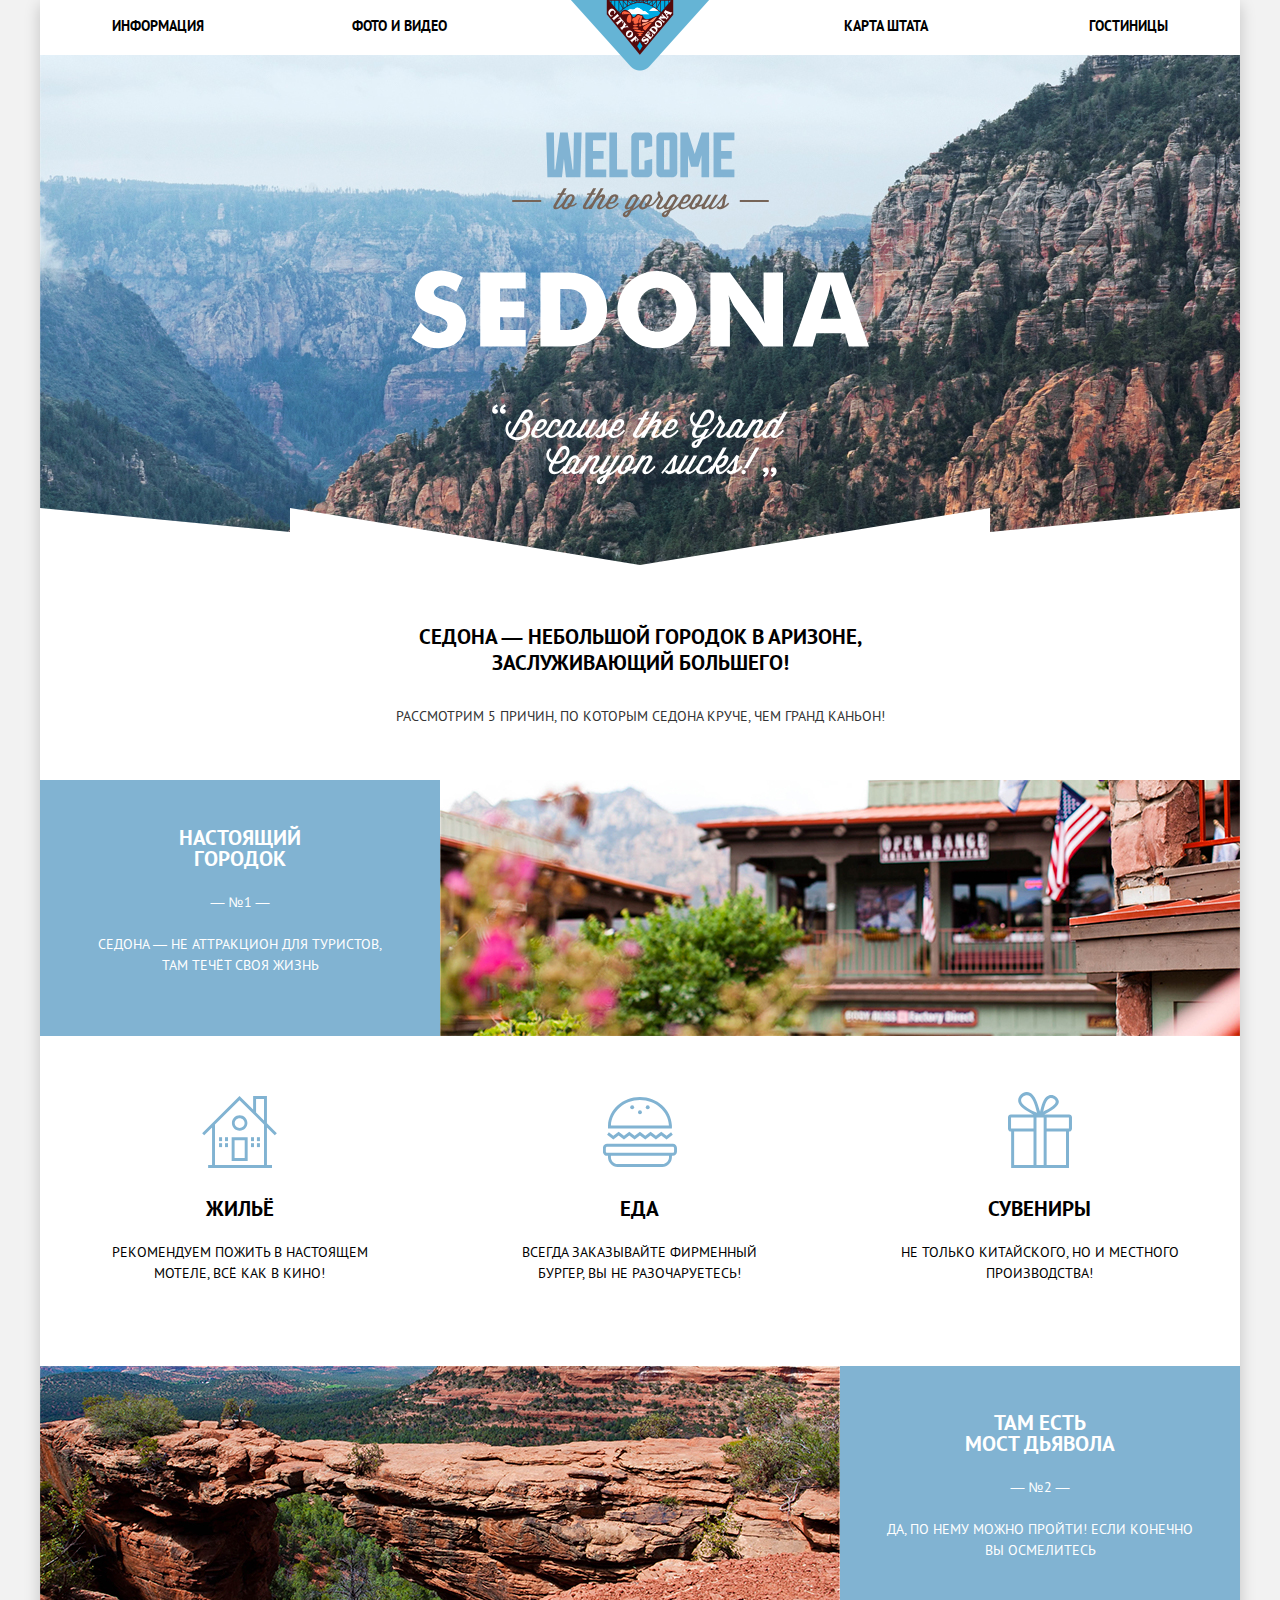
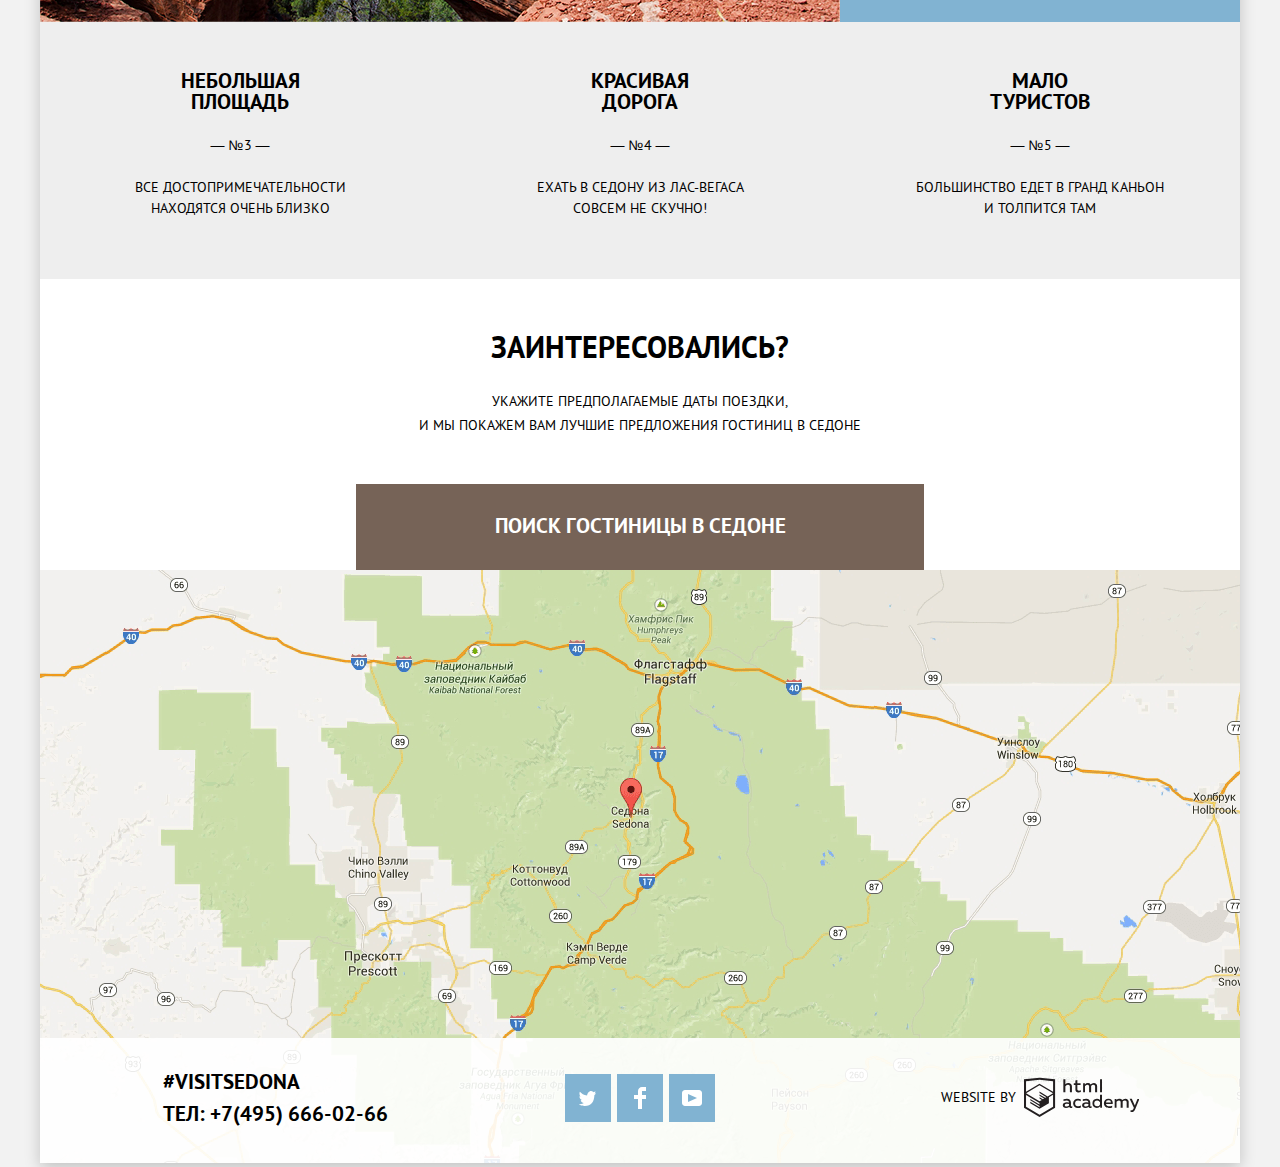
<file: index.html>
<!DOCTYPE html>
<html lang="ru">
<head>
  <meta charset="utf-8">
  <title>HTML Academy: Седона</title>
  <link rel="stylesheet" href="css/normalize.min.css">
  <link rel="stylesheet" href="css/style.min.css">
</head>
<body>
  <div class="wrapper">
    <header>
      <nav class="nav">
        <ul class="nav__list nav__list--left">
          <li class="nav__item">
            <a href="#" class="nav__link nav__link--left">Информация</a>
          </li>
          <li class="nav__item">
            <a href="#" class="nav__link nav__link--left">Фото и видео</a>
          </li>
        </ul>
        <a href="#" class="logo">
          <img src="img/logo.png" width="140" height="71" alt="Логотип город Седона" class="logo__pic">
        </a>
        <ul class="nav__list nav__list--right">
          <li class="nav__item">
            <a href="#" class="nav__link nav__link--right">Карта штата</a>
          </li>
          <li class="nav__item">
            <a href="catalog.html" class="nav__link nav__link--right">Гостиницы</a>
          </li>
        </ul>
      </nav>
    </header>
    <main>
      <section class="promo">
        <h1 class="visually-hidden">Город Седона</h1>
        <svg xmlns="http://www.w3.org/2000/svg" class="promo__polygon" viewBox="0 0 1200 57">
          <path d="M0 57V0l250 24V0l350 57L950 0v24l250-24v57H0z" fill="#fff" /></svg>
        <img src="img/welcome.svg" width="459" height="353" alt="Добро пожаловать в великолепную Седону" class="promo__pic">
      </section>
      <section class="intro">
        <h2 class="intro__head">Седона — небольшой городок в Аризоне, заслуживающий большего!</h2>
        <p class="intro__desc">Рассмотрим 5 причин, по которым Седона круче, чем гранд каньон!</p>
      </section>
      <section class="present">
        <div class="present__row">
          <div class="present__wrapper">
            <h2 class="present__head">Настоящий городок</h2>
            <p class="present__number">— №1 —</p>
            <p class="present__desc">Седона — не аттракцион для туристов, там течёт своя жизнь</p>
          </div>
          <span class="present__pic">
            <img src="img/present.jpg" width="800" height="256" alt="Картинка настоящий городок" class="present__image">
          </span>
        </div>
        <div class="offers">
          <ul class="offers__list">
            <li class="offers__item">
              <div class="offers__pic offers__pic--home">
                <img src="img/icon-home.svg" width="75" height="72" alt="Иконка дом" class="offers__icon">
              </div>
              <h3 class="offers__head offers__head--home">Жильё</h3>
              <p class="offers__desc">Рекомендуем пожить в настоящем мотеле, всё как в кино!</p>
            </li>
            <li class="offers__item">
              <div class="offers__pic offers__pic--food">
                <img src="img/icon-food.svg" width="74" height="70" alt="Иконка еда" class="offers__icon">
              </div>
              <h3 class="offers__head offers__head--food">Еда</h3>
              <p class="offers__desc">Всегда заказывайте фирменный бургер, вы не разочаруетесь!
              </p>
            </li>
            <li class="offers__item">
              <div class="offers__pic offers__pic--souvenirs">
                <img src="img/icon-souvenirs.svg" width="64" height="76" alt="Иконка сувениры" class="offers__icon">
              </div>
              <h3 class="offers__head offers__head--souvenirs">Сувениры</h3>
              <p class="offers__desc">Не только китайского, но и местного производства!</p>
            </li>
          </ul>
        </div>
        <div class="showplace">
          <div class="showplace__wrapper">
            <h2 class="showplace__head">Там есть<br>мост дьявола</h2>
            <p class="showplace__number">— №2 —</p>
            <p class="showplace__desc">Да, по нему можно пройти! Если конечно вы осмелитесь</p>
          </div>
          <span class="showplace__container">
            <img src="img/bridge.jpg" width="800" height="256" alt="Картинка мост дьявола" class="showplace__image">
          </span>
        </div>
        <div class="advantages">
          <ul class="advantages__list">
            <li class="advantages__item">
              <h3 class="advantages__head">Небольшая площадь</h3>
              <p class="advantages__number">— №3 —</p>
              <p class="advantages__desc">Все достопримечательности находятся очень близко</p>
            </li>
            <li class="advantages__item">
              <h3 class="advantages__head">Красивая дорога</h3>
              <p class="advantages__number">— №4 —</p>
              <p class="advantages__desc">Ехать в Седону из Лас-Вегаса совсем не скучно!</p>
            </li>
            <li class="advantages__item">
              <h3 class="advantages__head">Мало туристов</h3>
              <p class="advantages__number">— №5 —</p>
              <p class="advantages__desc">Большинство едет в гранд каньон и толпится там</p>
            </li>
          </ul>
        </div>
      </section>
      <section class="interested">
        <div class="interested__wrapper">
          <h2 class="interested__head">Заинтересовались?</h2>
          <p class="interested__desc">Укажите предполагаемые даты поездки,<br>и мы покажем вам лучшие предложения гостиниц в седоне</p>
          <a href="form.html" class="interested__button">Поиск гостиницы в седоне</a>
        </div>
        <form class="form form--hidden" action="https://echo.htmlacademy.ru/courses" method="post">
          <div class="form__row">
            <label for="checkin" class="form__label">Дата заезда:</label>
            <div class="form__container">
              <input class="form__input" type="text" name="checkin" id="checkin" value="24 апреля 2017">
              <button type="button" class="form__calendar">
                <svg xmlns="http://www.w3.org/2000/svg" class="form__svg" width="21" height="22" viewBox="0 0 21 22">
                  <path d="M19.251 2.025h-2.845V.648c0-.381-.294-.689-.656-.689-.363 0-.656.308-.656.689v1.377h-3.938V.648c0-.381-.294-.689-.655-.689-.363 0-.657.308-.657.689v1.377H5.906V.648c0-.381-.294-.689-.656-.689-.363 0-.657.308-.657.689v1.377H1.75C.784 2.025 0 2.847 0 3.862v16.302C0 21.179.784 22 1.75 22h17.501c.966 0 1.749-.821 1.749-1.836V3.862c0-1.015-.783-1.837-1.749-1.837zm.437 18.139a.448.448 0 0 1-.437.459H1.75a.45.45 0 0 1-.438-.459V3.862a.45.45 0 0 1 .438-.459h2.844v1.378c0 .381.294.689.657.689.362 0 .656-.308.656-.689V3.403h3.938v1.378c0 .381.294.689.657.689.361 0 .655-.308.655-.689V3.403h3.938v1.378c0 .381.293.689.656.689.362 0 .656-.308.656-.689V3.403h2.845c.241 0 .437.206.437.459v16.302z" />
                  <path d="M4.594 8.225h2.625v2.066H4.594zM4.594 11.668h2.625v2.067H4.594zM4.594 15.112h2.625v2.066H4.594zM9.188 15.112h2.625v2.066H9.188zM9.188 11.668h2.625v2.067H9.188zM9.188 8.225h2.625v2.066H9.188zM13.781 15.112h2.625v2.066h-2.625zM13.781 11.668h2.625v2.067h-2.625zM13.781 8.225h2.625v2.066h-2.625z" />
                </svg>
              </button>
            </div>
          </div>
          <div class="form__row">
            <label for="checkout" class="form__label">Дата выезда:</label>
            <div class="form__container">
              <input class="form__input" type="text" name="checkout" id="checkout" value="4 июля 2017">
              <button type="button" class="form__calendar">
                <svg xmlns="http://www.w3.org/2000/svg" class="form__svg" width="21" height="22" viewBox="0 0 21 22">
                  <path d="M19.251 2.025h-2.845V.648c0-.381-.294-.689-.656-.689-.363 0-.656.308-.656.689v1.377h-3.938V.648c0-.381-.294-.689-.655-.689-.363 0-.657.308-.657.689v1.377H5.906V.648c0-.381-.294-.689-.656-.689-.363 0-.657.308-.657.689v1.377H1.75C.784 2.025 0 2.847 0 3.862v16.302C0 21.179.784 22 1.75 22h17.501c.966 0 1.749-.821 1.749-1.836V3.862c0-1.015-.783-1.837-1.749-1.837zm.437 18.139a.448.448 0 0 1-.437.459H1.75a.45.45 0 0 1-.438-.459V3.862a.45.45 0 0 1 .438-.459h2.844v1.378c0 .381.294.689.657.689.362 0 .656-.308.656-.689V3.403h3.938v1.378c0 .381.294.689.657.689.361 0 .655-.308.655-.689V3.403h3.938v1.378c0 .381.293.689.656.689.362 0 .656-.308.656-.689V3.403h2.845c.241 0 .437.206.437.459v16.302z" />
                  <path d="M4.594 8.225h2.625v2.066H4.594zM4.594 11.668h2.625v2.067H4.594zM4.594 15.112h2.625v2.066H4.594zM9.188 15.112h2.625v2.066H9.188zM9.188 11.668h2.625v2.067H9.188zM9.188 8.225h2.625v2.066H9.188zM13.781 15.112h2.625v2.066h-2.625zM13.781 11.668h2.625v2.067h-2.625zM13.781 8.225h2.625v2.066h-2.625z" />
                </svg>
              </button>
            </div>
          </div>
          <div class="form__humans">
            <label for="adults" class="form__label form__label--adults">Взрослые:</label>
            <div class="form__wrapper">
              <button type="button" class="form__button form__button--minus">
              </button>
              <input type="text" name="adults" id="adults" value="2" class="form__human-input">
              <button type="button" class="form__button form__button--plus">
              </button>
            </div>
            <label for="child" class="form__label form__label--child">Дети:</label>
            <div class="form__wrapper">
              <button type="button" class="form__button form__button--minus">
              </button>
              <input type="text" name="child" id="child" value="0" class="form__human-input">
              <button type="button" class="form__button form__button--plus">
              </button>
            </div>
          </div>
          <button type="submit" class="form__submit">Найти</button>
        </form>
      </section>
      <section class="map">
        <h2 class="visually-hidden">Карта Седоны</h2>
        <iframe class="map__pic" src="https://www.google.com/maps/embed?pb=!1m18!1m12!1m3!1d543874.1615071038!2d-111.84621191205528!3d34.902964388192046!2m3!1f0!2f0!3f0!3m2!1i1024!2i768!4f13.1!3m3!1m2!1s0x872da132f942b00d%3A0x5548c523fa6c8efd!2z0KHQtdC00L7QvdCwLCDQkNGA0LjQt9C-0L3QsCA4NjMzNiwg0KHQqNCQ!5e0!3m2!1sru!2sru!4v1583955264949!5m2!1sru!2sru" width="1200" height="593"></iframe>
      </section>
    </main>
    <footer class="footer footer--absolute">
      <div class="footer__wrapper">
        <a href="#" class="footer__hashtag">#visitSEDONA</a>
        <a href="tel:+7(495)666-02-66" class="footer__phone">Тел: +7(495) 666-02-66</a>
      </div>
      <div class="social">
        <ul class="social__list">
          <li class="social__item">
            <a href="#" class="social__link">
            <img src="img/twitter.svg" width="17" height="15" alt="Иконка твиттер" class="social__icon">
            </a>
          <li class="social__item">
            <a href="" class="social__link">
            <img src="img/facebook.svg" width="12" height="22" alt="Иконка фэйсбук" class="social__icon">
            </a>
          </li>
          <li class="social__item">
            <a href="" class="social__link">
            <img src="img/youtube.svg" width="20" height="16" alt="Иконка ютуб" class="social__icon">
            </a>
          </li>
        </ul>
      </div>
      <div class="website-by">
        <p class="website-by__head">Website by</p>
        <a href="https://htmlacademy.ru/intensive/htmlcss" class="website-by__logo">
          <svg xmlns="http://www.w3.org/2000/svg" class="website-by__svg" width="115px" height="41px" data-name="Layer 1" viewBox="0 0 113 39">
            <path fill="#fff" d="M46.84 28.22a2.07 2.07 0 0 0 .58-.11v1.4a3.41 3.41 0 0 1-1.24.22 1.75 1.75 0 0 1-1.75-1 5.08 5.08 0 0 1-3.3 1.13c-1.59 0-3.06-.87-3.06-2.68 0-2.24 2.08-2.93 3.9-2.93a11.63 11.63 0 0 1 2.28.26v-.31c0-1.09-.8-1.86-2.3-1.86a7.79 7.79 0 0 0-3.15.67v-1.79a10.72 10.72 0 0 1 3.35-.58c2.48 0 4 1.18 4 3.83v3.14a.57.57 0 0 0 .69.61zm-6.76-1.19a1.42 1.42 0 0 0 1.64 1.29 3.56 3.56 0 0 0 2.53-1v-1.51a10.21 10.21 0 0 0-1.9-.22c-1.1.01-2.27.35-2.27 1.45zM53.06 20.62a5.29 5.29 0 0 1 2.7.67v1.79a4.28 4.28 0 0 0-2.42-.73 2.89 2.89 0 1 0 0 5.76 5.26 5.26 0 0 0 2.55-.67v1.8a6.58 6.58 0 0 1-2.9.6 4.42 4.42 0 0 1-4.72-4.54 4.54 4.54 0 0 1 4.79-4.68zM65.84 28.22a2.07 2.07 0 0 0 .58-.11v1.4a3.41 3.41 0 0 1-1.24.22 1.75 1.75 0 0 1-1.75-1 5.08 5.08 0 0 1-3.3 1.13c-1.59 0-3.06-.87-3.06-2.68 0-2.24 2.08-2.93 3.9-2.93a11.63 11.63 0 0 1 2.28.26v-.31c0-1.09-.8-1.86-2.3-1.86a7.79 7.79 0 0 0-3.15.67v-1.79a10.72 10.72 0 0 1 3.35-.58c2.48 0 4 1.18 4 3.83v3.14a.57.57 0 0 0 .69.61zm-6.76-1.19a1.42 1.42 0 0 0 1.64 1.29 3.56 3.56 0 0 0 2.53-1v-1.51a10.21 10.21 0 0 0-1.9-.22c-1.11.01-2.27.35-2.27 1.45zM76.67 16.85v12.76h-1.76v-1.39a4.07 4.07 0 0 1-3.35 1.62 4.62 4.62 0 0 1 0-9.22 4 4 0 0 1 3.15 1.37v-5.14h2zm-4.76 5.48a2.9 2.9 0 0 0 0 5.8 3 3 0 0 0 2.79-1.84v-2.13a3.06 3.06 0 0 0-2.79-1.83zM82.99 20.62c3.48 0 4.68 2.81 4.12 5.34h-6.58c.22 1.57 1.75 2.22 3.35 2.22a6.41 6.41 0 0 0 2.77-.62v1.68a7.5 7.5 0 0 1-3.14.6c-2.68 0-5-1.53-5-4.61a4.39 4.39 0 0 1 4.48-4.61zm.09 1.62a2.39 2.39 0 0 0-2.57 2.26h4.85a2.06 2.06 0 0 0-2.28-2.26zM89.1 29.61v-8.75h1.73v1.09a4 4 0 0 1 2.92-1.33 3 3 0 0 1 2.73 1.4 4.33 4.33 0 0 1 3.06-1.4 3.21 3.21 0 0 1 3.32 3.52v5.47h-2V24.2a1.67 1.67 0 0 0-1.73-1.84 2.94 2.94 0 0 0-2.17 1.18V29.61h-2V24.2a1.67 1.67 0 0 0-1.73-1.84 3.11 3.11 0 0 0-2.32 1.35v5.91h-2zM111.47 20.86h2l-4.1 9.93c-.95 2.28-2.19 3-3.52 3a5 5 0 0 1-1.15-.15v-1.66a3 3 0 0 0 .89.13c.95 0 1.66-.67 2.17-2l.18-.44-4.16-8.82h2.13l3 6.6zM40.66 1.53v5a4 4 0 0 1 2.83-1.2A3.41 3.41 0 0 1 47.1 8.9v5.41h-2V9.15a1.9 1.9 0 0 0-2-2.1 3.08 3.08 0 0 0-2.44 1.46v5.8h-2V1.53h2zM52.43 2.42v3.12h3.17v1.71h-3.17v4c0 1.15.53 1.53 1.66 1.53a4.71 4.71 0 0 0 1.77-.35v1.68a7.14 7.14 0 0 1-2.35.38 2.68 2.68 0 0 1-3-2.88V7.23h-1.6V5.52h1.57V2.88zM58.1 14.29V5.54h1.73v1.09a4 4 0 0 1 2.92-1.33 3 3 0 0 1 2.73 1.4 4.33 4.33 0 0 1 3.06-1.4 3.21 3.21 0 0 1 3.32 3.52v5.47h-2V8.88a1.67 1.67 0 0 0-1.73-1.84 2.94 2.94 0 0 0-2.17 1.18V14.29h-2V8.88a1.67 1.67 0 0 0-1.73-1.84 3.11 3.11 0 0 0-2.32 1.35v5.91h-2zM74.72 1.52h1.95v12.76h-1.95zM15.44.02h-.16L0 1.62v28l15.28 9.09 15.28-9.09v-28zm13.12 28.45l-13.28 7.9L2 28.47V16.99l13.22 7.87v1.43l-9.07-5.4v1.38l9.11 5.47v1.46l-9.1-5.42v1.38l9.11 5.47 9.19-5.5V19.22l4.1-2.45v11.67zm0-13.16l-3.65 2.14-1.68 1-8-4.76v1.38l6.84 4.07h-.06l-.15.09-1 .57-5.64-3.36v1.38l4.45 2.65-1.05.7-3.36-2v1.38l2.21 1.3-2.25 1.35-13.16-7.82 13.17-7.92zm0-1.39L15.21 6.05l-13.2 7.86V3.41l13.28-1.39 13.28 1.39v10.51z" />
          </svg>
        </a>
      </div>
    </footer>
  </div>
  <script src="js/index.min.js"></script>
</body>
</html>
</file>
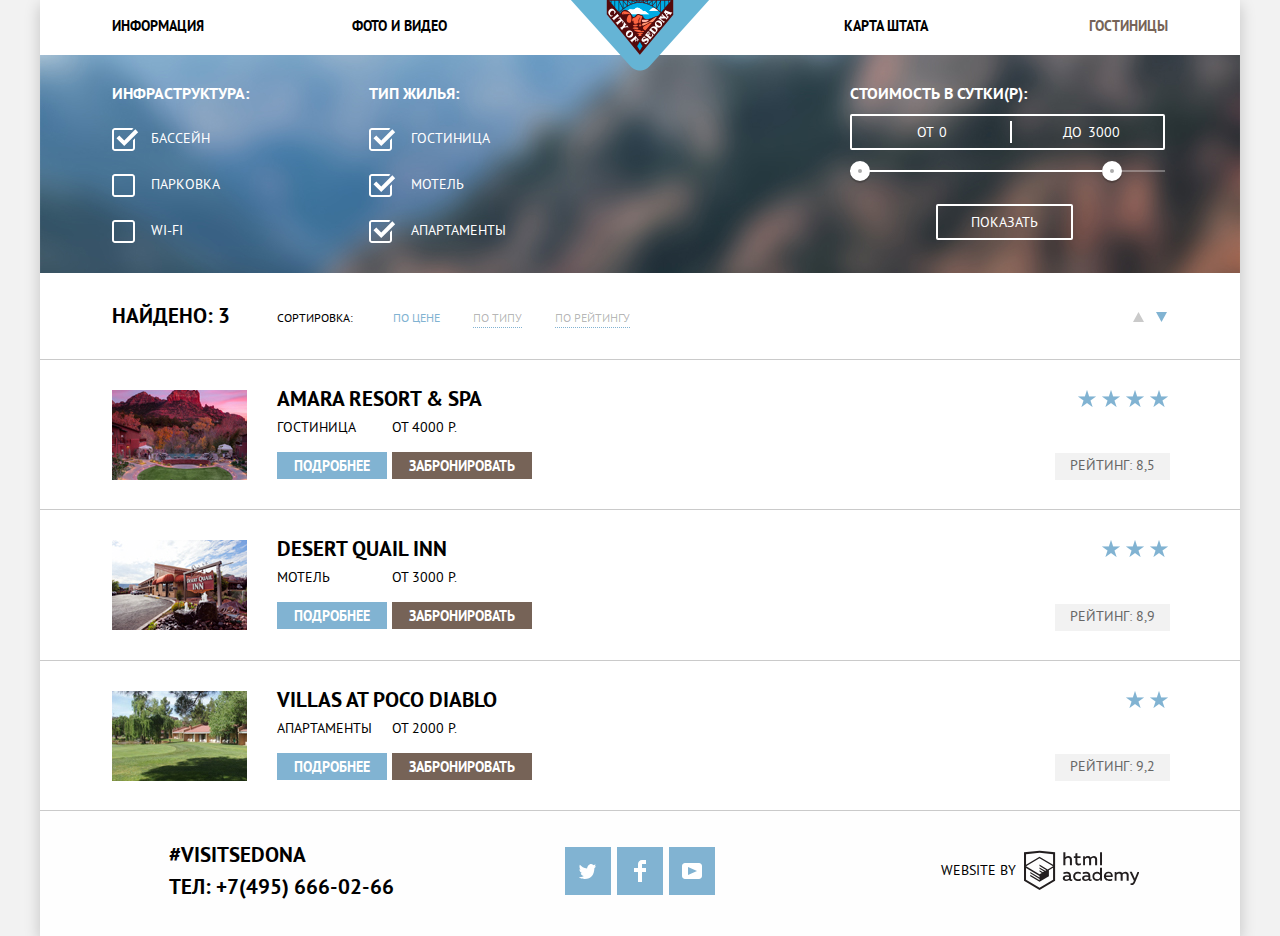
<file: catalog.html>
<!DOCTYPE html>
<html lang="ru">
<head>
  <meta charset="UTF-8">
  <title>Document</title>
  <link rel="stylesheet" href="css/normalize.min.css">
  <link rel="stylesheet" href="css/style.min.css">
</head>
<body>
  <div class="wrapper">
    <header class="header">
      <nav class="nav">
        <ul class="nav__list nav__list--left">
          <li class="nav__item">
            <a href="#" class="nav__link nav__link--left">Информация</a>
          </li>
          <li class="nav__item">
            <a href="#" class="nav__link nav__link--left">Фото и видео</a>
          </li>
        </ul>
        <a href="index.html" class="logo">
          <img src="img/logo.png" width="140" height="71" alt="Логотип город Седона" class="logo__pic">
        </a>
        <ul class="nav__list nav__list--right">
          <li class="nav__item">
            <a href="#" class="nav__link nav__link--right">Карта штата</a>
          </li>
          <li class="nav__item">
            <a href="catalog.html" class="nav__link nav__link--right nav__link--active">Гостиницы</a>
          </li>
        </ul>
      </nav>
    </header>
    <main>
      <form class="filter" action="https://echo.htmlacademy.ru/courses" method="post">
        <fieldset class="filter__fieldset">
          <legend class="filter__legend">Инфраструктура:</legend>
          <label class="filter__label">
            <input type="checkbox" name="pool" id="pool" class="visually-hidden" checked>
            <span class="checkbox-indicator">
            </span>
            Бассейн
          </label>
          <label class="filter__label">
            <input type="checkbox" name="parking" id="parking" class="visually-hidden">
            <span class="checkbox-indicator">
            </span>
            Парковка
          </label>
          <label class="filter__label">
            <input type="checkbox" name="wi-fi" id="wi-fi" class="visually-hidden">
            <span class="checkbox-indicator">
            </span>
            wi-fi
          </label>
        </fieldset>
        <fieldset class="filter__fieldset">
          <legend class="filter__legend">Тип жилья:</legend>
          <label class="filter__label filter__label--housing">
            <input type="checkbox" name="hotel" id="hotel" class="visually-hidden" checked>
            <span class="checkbox-indicator">
            </span>
            Гостиница
          </label>
          <label class="filter__label filter__label--housing">
            <input type="checkbox" name="motel" id="motel" class="visually-hidden" checked>
            <span class="checkbox-indicator">
            </span>
            Мотель
          </label>
          <label class="filter__label filter__label--housing">
            <input type="checkbox" name="apartments" id="apartments" class="visually-hidden" checked>
            <span class="checkbox-indicator">
            </span>
            Апартаменты
          </label>
        </fieldset>
        <fieldset class="filter__fieldset">
          <legend class="filter__legend filter__legend--price">Стоимость в сутки(Р):</legend>
          <div class="filter__price">
            <label class="filter__min-price">от
              <input type="text" class="filter__input" name="filter__min-price" value="0">
            </label>
            <label class="filter__max-price">до
              <input type="text" class="filter__input" name="filter__max-price" value="3000">
            </label>
          </div>
          <div class="filter__range">
            <div class="filter__scale">
              <div class="filter__bar"></div>
            </div>
            <button type="button" class="filter__toggle filter__toggle--min"></button>
            <button type="button" class="filter__toggle filter__toggle--max"></button>
          </div>
          <button type="submit" class="filter__button">Показать</button>
        </fieldset>
      </form>
      <div class="sort">
        <p class="sort__search">Найдено: 3</p>
        <p class="sort__assortment">Сортировка:</p>
        <a href="#" class="sort__choose sort__choose--active">По цене</a>
        <a href="#" class="sort__choose">По типу</a>
        <a href="#" class="sort__choose">По рейтингу</a>
        <div class="sort__href">
          <a href="#" class="sort__button">
            <svg xmlns="http://www.w3.org/2000/svg" class="sort__arrow sort__arrow--up" width="11" height="10" viewBox="0 0 11 10">
              <path fill="#231F20" d="M5.5 10L0 0h11" />
            </svg>
          </a>
          <a href="#" class="sort__button">
            <svg xmlns="http://www.w3.org/2000/svg" class="sort__arrow sort__arrow--down sort__arrow--down--active" width="11" height="10" viewBox="0 0 11 10">
              <path fill="#231F20" d="M5.5 10L0 0h11" />
            </svg>
          </a>
        </div>
      </div>
      <section class="hotels">
        <h2 class="visually-hidden">Гостиницы</h2>
        <ul class="results">
          <li class="results__item">
            <img src="img/amara.jpg" width="135" height="90" alt="Фото гостиницы" class="results__pic">
            <div class="results__wrapper">
              <a href="#" class="results__head">Amara Resort & Spa</a>
              <div class="results__container">
                <div class="results__name">
                  <p class="results__desc">Гостиница</p>
                  <a href="#" class="results__link results__link--blue">Подробнее</a>
                </div>
                <div class="results__name">
                  <p class="results__desc">От 4000 Р.</p>
                  <a href="#" class="results__link results__link--brown">Забронировать</a>
                </div>
              </div>
            </div>
            <div class="results__assessment">
              <div class="results__stars">
                <img src="img/star.png" width="18" height="17" alt="Звезды" class="results__stars-img">
                <img src="img/star.png" width="18" height="17" alt="Звезды" class="results__stars-img">
                <img src="img/star.png" width="18" height="17" alt="Звезды" class="results__stars-img">
                <img src="img/star.png" width="18" height="17" alt="Звезды" class="results__stars-img">
              </div>
              <div class="results__rating">
                <p class="results__rating-name">Рейтинг: 8,5</p>
              </div>
            </div>
          </li>
          <li class="results__item">
            <img src="img/desert.jpg" width="135" height="90" alt="Фото гостиницы" class="results__pic">
            <div class="results__wrapper">
              <a href="#" class="results__head">Desert Quail Inn</a>
              <div class="results__container">
                <div class="results__name">
                  <p class="results__desc">Мотель</p>
                  <a href="#" class="results__link results__link--blue">Подробнее</a>
                </div>
                <div class="results__name">
                  <p class="results__desc">От 3000 Р.</p>
                  <a href="#" class="results__link results__link--brown">Забронировать</a>
                </div>
              </div>
            </div>
            <div class="results__assessment">
              <div class="results__stars">
                <img src="img/star.png" width="18" height="17" alt="Звезды" class="results__stars-img">
                <img src="img/star.png" width="18" height="17" alt="Звезды" class="results__stars-img">
                <img src="img/star.png" width="18" height="17" alt="Звезды" class="results__stars-img">
              </div>
              <div class="results__rating">
                <p class="results__rating-name">Рейтинг: 8,9</p>
              </div>
            </div>
          </li>
          <li class="results__item">
            <img src="img/villas.jpg" width="135" height="90" alt="Фото гостиницы" class="results__pic">
            <div class="results__wrapper">
              <a href="#" class="results__head">Villas at Poco Diablo</a>
              <div class="results__container">
                <div class="results__name">
                  <p class="results__desc">Апартаменты</p>
                  <a href="#" class="results__link results__link--blue">Подробнее</a>
                </div>
                <div class="results__name">
                  <p class="results__desc">От 2000 Р.</p>
                  <a href="#" class="results__link results__link--brown">Забронировать</a>
                </div>
              </div>
            </div>
            <div class="results__assessment">
              <div class="results__stars">
                <img src="img/star.png" width="18" height="17" alt="Звезды" class="results__stars-img">
                <img src="img/star.png" width="18" height="17" alt="Звезды" class="results__stars-img">
              </div>
              <div class="results__rating">
                <p class="results__rating-name">Рейтинг: 9,2</p>
              </div>
            </div>
          </li>
        </ul>
      </section>
    </main>
    <footer class="footer">
      <div class="footer__wrapper footer__wrapper--hotels">
        <a href="#" class="footer__hashtag">#visitSEDONA</a>
        <a href="tel:+7(495)666-02-66" class="footer__phone">Тел: +7(495) 666-02-66</a>
      </div>
      <div class="social social--hotels">
        <ul class="social__list">
          <li class="social__item">
            <a href="#" class="social__link">
            <img src="img/twitter.svg" width="17" height="15" alt="Иконка твиттер" class="social__icon">
            </a>
          <li class="social__item">
            <a href="" class="social__link">
            <img src="img/facebook.svg" width="12" height="22" alt="Иконка фэйсбук" class="social__icon">
            </a>
          </li>
          <li class="social__item">
            <a href="" class="social__link">
            <img src="img/youtube.svg" width="20" height="16" alt="Иконка ютуб" class="social__icon">
            </a>
          </li>
        </ul>
      </div>
      <div class="website-by">
        <p class="website-by__head">Website by</p>
        <a href="https://htmlacademy.ru/intensive/htmlcss" class="website-by__logo">
          <svg xmlns="http://www.w3.org/2000/svg" class="website-by__svg" width="115px" height="41px" data-name="Layer 1" viewBox="0 0 113 39">
            <path fill="#fff" d="M46.84 28.22a2.07 2.07 0 0 0 .58-.11v1.4a3.41 3.41 0 0 1-1.24.22 1.75 1.75 0 0 1-1.75-1 5.08 5.08 0 0 1-3.3 1.13c-1.59 0-3.06-.87-3.06-2.68 0-2.24 2.08-2.93 3.9-2.93a11.63 11.63 0 0 1 2.28.26v-.31c0-1.09-.8-1.86-2.3-1.86a7.79 7.79 0 0 0-3.15.67v-1.79a10.72 10.72 0 0 1 3.35-.58c2.48 0 4 1.18 4 3.83v3.14a.57.57 0 0 0 .69.61zm-6.76-1.19a1.42 1.42 0 0 0 1.64 1.29 3.56 3.56 0 0 0 2.53-1v-1.51a10.21 10.21 0 0 0-1.9-.22c-1.1.01-2.27.35-2.27 1.45zM53.06 20.62a5.29 5.29 0 0 1 2.7.67v1.79a4.28 4.28 0 0 0-2.42-.73 2.89 2.89 0 1 0 0 5.76 5.26 5.26 0 0 0 2.55-.67v1.8a6.58 6.58 0 0 1-2.9.6 4.42 4.42 0 0 1-4.72-4.54 4.54 4.54 0 0 1 4.79-4.68zM65.84 28.22a2.07 2.07 0 0 0 .58-.11v1.4a3.41 3.41 0 0 1-1.24.22 1.75 1.75 0 0 1-1.75-1 5.08 5.08 0 0 1-3.3 1.13c-1.59 0-3.06-.87-3.06-2.68 0-2.24 2.08-2.93 3.9-2.93a11.63 11.63 0 0 1 2.28.26v-.31c0-1.09-.8-1.86-2.3-1.86a7.79 7.79 0 0 0-3.15.67v-1.79a10.72 10.72 0 0 1 3.35-.58c2.48 0 4 1.18 4 3.83v3.14a.57.57 0 0 0 .69.61zm-6.76-1.19a1.42 1.42 0 0 0 1.64 1.29 3.56 3.56 0 0 0 2.53-1v-1.51a10.21 10.21 0 0 0-1.9-.22c-1.11.01-2.27.35-2.27 1.45zM76.67 16.85v12.76h-1.76v-1.39a4.07 4.07 0 0 1-3.35 1.62 4.62 4.62 0 0 1 0-9.22 4 4 0 0 1 3.15 1.37v-5.14h2zm-4.76 5.48a2.9 2.9 0 0 0 0 5.8 3 3 0 0 0 2.79-1.84v-2.13a3.06 3.06 0 0 0-2.79-1.83zM82.99 20.62c3.48 0 4.68 2.81 4.12 5.34h-6.58c.22 1.57 1.75 2.22 3.35 2.22a6.41 6.41 0 0 0 2.77-.62v1.68a7.5 7.5 0 0 1-3.14.6c-2.68 0-5-1.53-5-4.61a4.39 4.39 0 0 1 4.48-4.61zm.09 1.62a2.39 2.39 0 0 0-2.57 2.26h4.85a2.06 2.06 0 0 0-2.28-2.26zM89.1 29.61v-8.75h1.73v1.09a4 4 0 0 1 2.92-1.33 3 3 0 0 1 2.73 1.4 4.33 4.33 0 0 1 3.06-1.4 3.21 3.21 0 0 1 3.32 3.52v5.47h-2V24.2a1.67 1.67 0 0 0-1.73-1.84 2.94 2.94 0 0 0-2.17 1.18V29.61h-2V24.2a1.67 1.67 0 0 0-1.73-1.84 3.11 3.11 0 0 0-2.32 1.35v5.91h-2zM111.47 20.86h2l-4.1 9.93c-.95 2.28-2.19 3-3.52 3a5 5 0 0 1-1.15-.15v-1.66a3 3 0 0 0 .89.13c.95 0 1.66-.67 2.17-2l.18-.44-4.16-8.82h2.13l3 6.6zM40.66 1.53v5a4 4 0 0 1 2.83-1.2A3.41 3.41 0 0 1 47.1 8.9v5.41h-2V9.15a1.9 1.9 0 0 0-2-2.1 3.08 3.08 0 0 0-2.44 1.46v5.8h-2V1.53h2zM52.43 2.42v3.12h3.17v1.71h-3.17v4c0 1.15.53 1.53 1.66 1.53a4.71 4.71 0 0 0 1.77-.35v1.68a7.14 7.14 0 0 1-2.35.38 2.68 2.68 0 0 1-3-2.88V7.23h-1.6V5.52h1.57V2.88zM58.1 14.29V5.54h1.73v1.09a4 4 0 0 1 2.92-1.33 3 3 0 0 1 2.73 1.4 4.33 4.33 0 0 1 3.06-1.4 3.21 3.21 0 0 1 3.32 3.52v5.47h-2V8.88a1.67 1.67 0 0 0-1.73-1.84 2.94 2.94 0 0 0-2.17 1.18V14.29h-2V8.88a1.67 1.67 0 0 0-1.73-1.84 3.11 3.11 0 0 0-2.32 1.35v5.91h-2zM74.72 1.52h1.95v12.76h-1.95zM15.44.02h-.16L0 1.62v28l15.28 9.09 15.28-9.09v-28zm13.12 28.45l-13.28 7.9L2 28.47V16.99l13.22 7.87v1.43l-9.07-5.4v1.38l9.11 5.47v1.46l-9.1-5.42v1.38l9.11 5.47 9.19-5.5V19.22l4.1-2.45v11.67zm0-13.16l-3.65 2.14-1.68 1-8-4.76v1.38l6.84 4.07h-.06l-.15.09-1 .57-5.64-3.36v1.38l4.45 2.65-1.05.7-3.36-2v1.38l2.21 1.3-2.25 1.35-13.16-7.82 13.17-7.92zm0-1.39L15.21 6.05l-13.2 7.86V3.41l13.28-1.39 13.28 1.39v10.51z" />
          </svg>
        </a>
      </div>
    </footer>
  </div>
</body>
</html>
</file>
<file: css/style.min.css>
body{font-family:"PT Sans","Arial","Helvetica",sans-serif;color:#000;text-transform:uppercase;margin:0;padding:0;background-color:#f2f2f2}.wrapper{width:1200px;margin:0 auto;position:relative;-webkit-box-shadow:0 5px 15px 0 rgba(0,1,1,0.2);box-shadow:0 5px 15px 0 rgba(0,1,1,0.2)}.nav{background-color:#fff;font-weight:700;height:55px;display:-webkit-box;display:-ms-flexbox;display:flex;-webkit-box-orient:horizontal;-webkit-box-direction:normal;-ms-flex-direction:row;flex-direction:row;-webkit-box-pack:justify;-ms-flex-pack:justify;justify-content:space-between;position:relative}.nav__item{padding-top:13px;padding-bottom:18px;width:240px}.nav__list{font-size:14px;list-style:none;line-height:26px;display:-webkit-box;display:-ms-flexbox;display:flex;padding:0;margin:0}.nav__list--left{margin-left:72px}.nav__list--right{margin-right:72px}.nav__link{text-decoration:none;color:#000;display:-webkit-box;display:-ms-flexbox;display:flex;-webkit-box-pack:center;-ms-flex-pack:center;-webkit-box-align:center;-ms-flex-align:center;align-items:center}.nav__link--left{display:flex;justify-content:flex-start}.nav__link--right{display:flex;justify-content:flex-end}.nav__link--active{color:#766357}.nav__link:hover{color:#81b3d2}.nav__link:active{color:rgba(0,0,0,0.3)}.logo{position:absolute;top:0;left:50%;-webkit-transform:translateX(-50%);-ms-transform:translateX(-50%);transform:translateX(-50%);z-index:1}.promo{background-color:#81b3d2;background-image:url(../img/background-photo.jpg);background-position:right 0 top -55px;background-repeat:no-repeat;height:510px;text-align:center;position:relative}.promo__polygon{position:absolute;content:"";width:100%;bottom:-1px;left:0;height:59px}.promo__pic{margin-top:77px}.intro{padding-top:57px;padding-left:350px;padding-right:350px;background-color:#fff;line-height:26px}.intro__head{margin-top:2px;margin-bottom:27px;font-size:21px;text-align:center}.intro__desc{color:#333;font-size:14px;margin:0;text-align:center;padding-bottom:51px}.present__row,.showplace{display:-webkit-box;display:-ms-flexbox;display:flex;-webkit-box-orient:horizontal;-webkit-box-direction:normal;-ms-flex-direction:row;flex-direction:row;line-height:21px;color:#fff;background-color:#81b3d2}.present__wrapper{text-align:center;padding:47px 50px}.present__head{margin-top:0;margin-left:75px;max-width:150px;font-size:21px}.present__desc{margin:0}.present__pic{display:-webkit-box;display:-ms-flexbox;display:flex}.present__number{margin-top:23px;margin-bottom:21px}.present__number,.present__desc{font-size:14px}.offers{padding-top:40px;padding-bottom:66px;margin:0;background-color:#fff;line-height:21px;text-align:center}.offers__list{list-style:none;display:-webkit-box;display:-ms-flexbox;display:flex;-webkit-box-orient:horizontal;-webkit-box-direction:normal;-ms-flex-direction:row;flex-direction:row;padding:0}.offers__item{display:-webkit-box;display:-ms-flexbox;display:flex;-webkit-box-orient:vertical;-webkit-box-direction:normal;-ms-flex-direction:column;flex-direction:column;-webkit-box-align:center;-ms-flex-align:center;align-items:center;margin-left:58px;margin-right:59px}.offers__item--size{margin-left:30px;margin-right:30px}.offers__pic{width:75px;height:80px}.offers__pic--home{padding-top:4px}.offers__pic--food{padding-top:5px}.offers__head{font-size:21px;margin-top:20px;margin-bottom:23px}.offers__head--home{margin-top:22px}.offers__head--food{margin-top:21px}.offers__head--souvenirs{margin-top:26px}.offers__desc{max-width:284px;font-size:14px;margin:0}.showplace{display:-webkit-box;display:-ms-flexbox;display:flex;-webkit-box-orient:horizontal;-webkit-box-direction:reverse;-ms-flex-direction:row-reverse;flex-direction:row-reverse}.showplace__wrapper{padding-left:40px;padding-right:40px;line-height:21px;background-color:#81b3d2;color:#fff;text-align:center}.showplace__head{margin-top:46px;font-size:21px}.showplace__number{margin-top:23px;margin-bottom:21px}.showplace__number,.showplace__desc{font-size:14px;line-height:21px;font-weight:400}.showplace__container{display:-webkit-box;display:-ms-flexbox;display:flex}.advantages{background-color:#eee;line-height:21px;padding-top:46px;padding-bottom:60px}.advantages__list{margin:0;padding-left:0;display:-webkit-box;display:-ms-flexbox;display:flex;-webkit-box-orient:horizontal;-webkit-box-direction:normal;-ms-flex-direction:row;flex-direction:row;-ms-flex-pack:distribute;justify-content:space-around}.advantages__item{padding-left:50px;padding-right:50px;display:-webkit-box;display:-ms-flexbox;display:flex;-webkit-box-orient:vertical;-webkit-box-direction:normal;-ms-flex-direction:column;flex-direction:column;-webkit-box-align:center;-ms-flex-align:center;align-items:center}.advantages__head{margin:0;margin-top:2px;font-size:21px;font-weight:700;line-height:21px;max-width:120px;text-align:center}.advantages__number{padding-top:23px;padding-bottom:21px}.advantages__desc{max-width:259px;text-align:center}.advantages__number,.advantages__desc{font-size:14px;margin:0}.interested{background-color:#fff;position:relative}.interested__wrapper{display:-webkit-box;display:-ms-flexbox;display:flex;-webkit-box-orient:vertical;-webkit-box-direction:normal;-ms-flex-direction:column;flex-direction:column;-webkit-box-align:center;-ms-flex-align:center;align-items:center;text-align:center}.interested__head{padding-top:50px;margin:0;font-size:30px;font-weight:700;line-height:36px}.interested__desc{margin-top:24px;margin-bottom:47px;font-size:14px;line-height:24px;font-weight:400}.interested__button{padding-top:30px;padding-bottom:32px;width:568px;margin:0;background-color:#766357;color:#fff;font-size:21px;text-transform:uppercase;font-weight:700;border:none;text-decoration:none;cursor:pointer}.interested__button:hover{background-color:#604e43}.interested__button:active{background-color:#503e33;color:rgba(255,255,255,0.3)}.form{position:absolute;left:50%;-webkit-transform:translateX(-50%);-ms-transform:translateX(-50%);transform:translateX(-50%);padding:55px;background-color:#fff;-webkit-box-shadow:0 7px 15px 0 rgba(0,1,1,0.15);box-shadow:0 7px 15px 0 rgba(0,1,1,0.15);max-width:458px}.form--hidden{display:none}@keyframes bounce{0%{transform:translate(-50%)}70%{transform:translate(-50%,30%)}90%{transform:translate(-50%,-10%)}100%{transform:translate(-50%,0)}}@keyframes shake{0%,100%{transform:translateX(-50%)}10%,30%,50%,70%,90%{transform:translateX(-45%)}20%,40%,60%,80%{transform:translateX(-55%)}}.form--show{display:block;animation:bounce .6s}.form--error{animation:shake .6s}.form__row{display:-webkit-box;display:-ms-flexbox;display:flex;-webkit-box-orient:horizontal;-webkit-box-direction:normal;-ms-flex-direction:row;flex-direction:row;margin-bottom:29px}.form__label{display:-webkit-box;display:-ms-flexbox;display:flex;-webkit-box-align:center;-ms-flex-align:center;align-items:center;width:92px;margin-right:20px;font-weight:700;font-size:14px;line-height:26px;white-space:nowrap}.form__label--adults{margin-right:40px}.form__label--child{margin-left:53px;margin-right:27px}.form__container{position:relative;-webkit-box-flex:1;-ms-flex-positive:1;flex-grow:1}.form__input{-webkit-box-sizing:border-box;box-sizing:border-box;width:100%;padding:4px 10px;height:38px;font-weight:700;font-size:14px;line-height:26px;text-transform:uppercase;background-color:#f2f2f2;border:2px solid transparent}.form__input:hover{background-color:#ebebeb}.form__input:focus{border-color:#e5e5e5;outline:none;background-color:#fff}.form__calendar{position:absolute;top:55%;-webkit-transform:translateY(-50%);-ms-transform:translateY(-50%);transform:translateY(-50%);right:9px;background-color:transparent;border:none;padding:0}.form__svg path{fill:#a9a9a9}.form__svg:hover path{fill:#000}.form__svg:active path{fill:#81b3d2}.form__humans{display:-webkit-box;display:-ms-flexbox;display:flex;-webkit-box-orient:horizontal;-webkit-box-direction:normal;-ms-flex-direction:row;flex-direction:row}.form__wrapper{display:-webkit-box;display:-ms-flexbox;display:flex;-webkit-box-orient:horizontal;-webkit-box-direction:normal;-ms-flex-direction:row;flex-direction:row;-webkit-box-align:center;-ms-flex-align:center;align-items:center}.form__human-input{padding:0;width:38px;height:38px;text-align:center;background-color:#f2f2f2;font-size:14px;font-weight:700;line-height:26px;border:none}.form__button{position:relative;width:38px;height:38px;background-color:#f2f2f2;border:none}.form__button--minus::before{content:"";position:absolute;top:50%;left:50%;-webkit-transform:translate(-50%,-50%);-ms-transform:translate(-50%,-50%);transform:translate(-50%,-50%);width:12px;height:3px;background-color:#a9a9a9}.form__button--minus:hover::before{background-color:#000}.form__button--minus:active::before{background-color:#81b3d2}.form__button--plus::before,.form__button--plus::after{content:"";position:absolute;top:50%;left:50%;-webkit-transform:translate(-50%,-50%);-ms-transform:translate(-50%,-50%);transform:translate(-50%,-50%);width:12px;height:3px;background-color:#a9a9a9}.form__button--plus::before{-webkit-transform:translate(-50%,-50%) rotate(90deg);-ms-transform:translate(-50%,-50%) rotate(90deg);transform:translate(-50%,-50%) rotate(90deg)}.form__button--plus:hover::before,.form__button--plus:hover::after{background-color:#000}.form__button--plus:active::before,.form__button--plus:active::after{background-color:#81b3d2}.form__checkin-input:hover{background-color:#ebebeb}.form__checkin-input:focus{border:2px solid #e5e5e5}.form__checkout-input:hover{background-color:#ebebeb}.form__checkout-input:focus{border:2px solid #e5e5e5}.form__submit{margin-top:54px;padding-top:17px;padding-bottom:17px;width:458px;background-color:#81b3d2;color:#fff;font-size:21px;text-transform:uppercase;font-weight:700;border:none}.form__submit:hover{background-color:#669ec0}.form__submit:active{background-color:#5496bd;color:rgba(255,255,255,0.3)}.map{height:593px;background-image:url(../img/map.png);background-color:#cbddaa;text-align:center}.map__pic{border:none}.footer,.footer--absolute{background-color:rgba(255,255,255,0.9);height:125px;display:-webkit-box;display:-ms-flexbox;display:flex}.footer--absolute{position:absolute;width:100%;bottom:0}.footer__wrapper{margin-right:auto;margin-left:123px;margin-top:31px;display:-webkit-box;display:-ms-flexbox;display:flex;-webkit-box-orient:vertical;-webkit-box-direction:normal;-ms-flex-direction:column;flex-direction:column}.footer__hashtag{margin-bottom:6px}.footer__hashtag,.footer__phone{font-size:21px;line-height:26px;font-weight:700;text-decoration:none;color:#000}.social{margin-top:20px;margin-right:44px}.socail__item{margin-right:6px}.social__list{display:-webkit-box;display:-ms-flexbox;display:flex;list-style:none;padding:0}.social__link{display:-webkit-box;display:-ms-flexbox;display:flex;-webkit-box-align:center;-ms-flex-align:center;align-items:center;-webkit-box-pack:center;-ms-flex-pack:center;justify-content:center;width:46px;height:48px;background-color:#81b3d2;margin-right:6px}.social__link:hover{background-color:#669ec0}.social__link:active .social__icon{opacity:.3}.website-by{display:-webkit-box;display:-ms-flexbox;display:flex;margin-top:39px;margin-left:auto;margin-right:101px}.website-by__head{margin-right:8px;margin-top:7px;font-weight:400;font-size:14px;line-height:26px}.website-by__svg path{fill:#231f20}.website-by__svg:hover path{fill:#81b3d2}.website-by__svg:active path{fill:#bdbbbc}.visually-hidden{position:absolute;clip:rect(0 0 0 0);width:1px;height:1px;margin:-1px}.filter{display:-webkit-box;display:-ms-flexbox;display:flex;-webkit-box-orient:horizontal;-webkit-box-direction:normal;-ms-flex-direction:row;flex-direction:row;background-color:#81b3d2;background-image:url(../img/filter-background.jpg);background-repeat:no-repeat;background-position:right 0 top -56px}.filter__fieldset{margin-top:28px;margin-bottom:32px;margin-left:72px;padding:0;color:#fff;line-height:21px;border:none;display:-webkit-box;display:-ms-flexbox;display:flex;-webkit-box-orient:vertical;-webkit-box-direction:normal;-ms-flex-direction:column;flex-direction:column}.filter__fieldset:nth-child(2){margin-left:118px}.filter__fieldset:last-child{width:315px;margin-left:auto;margin-right:75px;color:#fff;text-transform:uppercase}.filter__legend{padding:0;margin-bottom:24px;font-size:16px;font-weight:700;line-height:21px}.filter__legend--price{margin-bottom:10px}.filter__label{position:relative;margin-bottom:25px;padding-left:39px;font-size:14px;font-weight:400;line-height:21px}.filter__label--housing{padding-left:42px}.filter__label:last-child{margin-bottom:0}.filter__label input[type="checkbox"] + .checkbox-indicator{content:"";position:absolute;top:0;left:0;width:27px;height:23px;background:transparent url(../img/checkbox-off.svg) no-repeat left}.filter__label input[type="checkbox"]:checked + .checkbox-indicator{background-image:url(../img/checkbox-on.svg)}.filter__label input[type="checkbox"]:focus + .checkbox-indicator{outline:2px solid orange}.filter__label input[type="checkbox"]:disabled + .checkbox-indicator{opacity:.3}.filter__price{position:relative;height:32px;margin-bottom:20px;font-size:0;border:2px solid #fff;border-radius:2px}.filter__price::after{content:"";position:absolute;top:50%;left:51%;width:2px;height:22px;background:#fff;-webkit-transform:translate(-50%,-50%);-ms-transform:translate(-50%,-50%);transform:translate(-50%,-50%)}.filter__min-price,.filter__max-price{display:inline-block;padding-left:65px;padding-top:2px;font-size:14px;line-height:29px;vertical-align:top;width:81px}.filter__input{width:50px;margin:0;color:inherit;background:none;border:none}.filter__range{position:relative;margin-bottom:32px}.filter__scale{height:2px;background:rgba(255,255,255,0.3)}.filter__bar{width:80%;height:2px;background:#fff}.filter__toggle{display:block;padding:0;position:absolute;top:-9px;width:20px;height:20px;background:#ababab;border:8px solid #fff;border-radius:50%;-webkit-box-shadow:0 2px 1px 0 rgba(0,1,1,0.2);box-shadow:0 2px 1px 0 rgba(0,1,1,0.2)}.filter__toggle:hover{-webkit-transform:scale(1.1);-ms-transform:scale(1.1);transform:scale(1.1);background:#1c4f80}.filter__toggle:focus{outline:2px solid orange}.filter__toggle--min{left:0}.filter__toggle--max{left:80%}.filter__button{margin-right:auto;margin-left:86px;display:block;padding:6px 33px;font-size:14px;line-height:20px;color:#fff;text-transform:uppercase;background:transparent;border:2px solid #fff;border-radius:2px}.filter__button:hover{background-color:#fff;color:#000}.hotels{background-color:#fff}.sort{background-color:#fff;border-bottom:1px solid #cacaca;display:-webkit-box;display:-ms-flexbox;display:flex;-webkit-box-orient:horizontal;-webkit-box-direction:normal;-ms-flex-direction:row;flex-direction:row;-webkit-box-align:center;-ms-flex-align:center;align-items:center;position:relative}.sort__search{margin-left:72px;margin-top:30px;margin-bottom:30px;line-height:26px;font-size:21px;font-weight:700}.sort__assortment{margin-top:16px;margin-left:47px;margin-right:40px;padding:0;font-size:12px;font-weight:400;line-height:18px}.sort__choose{margin-top:4px;margin-right:33px;font-size:12px;font-weight:400;text-decoration:none;line-height:18px;color:rgba(0,0,0,0.3);border-bottom:1px dotted #81b3d2}.sort__choose--active{color:#81b3d2;border:none}.sort__choose:hover{color:#81b3d2}.sort__choose:active{color:#000;border-bottom:none}.sort__href{position:absolute;right:0;padding-right:73px}.sort__button{text-decoration:none}.sort__button:first-child{margin-right:8px}.sort__arrow path{fill:#cacaca}.sort__arrow--down--active path{fill:#81b3d2}.sort__arrow path:hover{fill:#000}.sort__arrow path:active{fill:#81b3d2}.sort__arrow--up{-webkit-transform:rotate(180deg);-ms-transform:rotate(180deg);transform:rotate(180deg)}.results{list-style:none;padding:0;margin:0}.results__pic{margin-left:72px}.results__wrapper{display:-webkit-box;display:-ms-flexbox;display:flex;-webkit-box-orient:vertical;-webkit-box-direction:normal;-ms-flex-direction:column;flex-direction:column;margin-left:30px}.results__container{display:-webkit-box;display:-ms-flexbox;display:flex;-webkit-box-orient:horizontal;-webkit-box-direction:normal;-ms-flex-direction:row;flex-direction:row}.results__item{padding-top:30px;padding-bottom:29px;border-bottom:1px solid #cacaca;display:-webkit-box;display:-ms-flexbox;display:flex;-webkit-box-orient:horizontal;-webkit-box-direction:normal;-ms-flex-direction:row;flex-direction:row}.results__assessment{display:-webkit-box;display:-ms-flexbox;display:flex;-webkit-box-orient:vertical;-webkit-box-direction:normal;-ms-flex-direction:column;flex-direction:column;-webkit-box-align:end;-ms-flex-align:end;align-items:flex-end;margin-left:auto;margin-right:70px;min-width:115px}.results__stars-img{margin-right:2px}.results__head{margin-top:-4px;font-size:21px;font-weight:700;line-height:26px;color:#000;text-decoration:none}.results__head:hover{color:#81b3d2}.results__head:active{color:rgba(0,0,0,0.3)}.results__rating{margin-top:43px;text-align:center;background-color:#f2f2f2}.results__rating-name{color:#666;margin:2px 15px 4px}.results__desc{margin-top:5px;margin-bottom:18px}.results__desc,.results__rating-name{font-size:14px;font-weight:400;line-height:21px}.results__link{font-size:14px;font-weight:700;line-height:21px;text-decoration:none;text-transform:uppercase;color:#fff;padding:5px 17px 4px}.results__link:active{color:rgba(255,255,255,0.3)}.results__link--blue{background-color:#81b3d2;margin-right:5px}.results__link--blue:hover{background-color:#669ec0}.results__link--blue:active{background-color:#5496bd}.results__link--brown{background-color:#766357}.results__link--brown:hover{background-color:#604e43}.results__link--brown:active{background-color:#503e33}.footer__wrapper--hotels{margin-top:31px;margin-left:129px}.social--hotels{margin-right:50px;margin-top:20px}@font-face{font-family:"PT Sans";src:url(../fonts/ptsans.woff2) format("woff2"),url(../fonts/ptsans.woff) format("woff");font-weight:400}@font-face{font-family:"PT Sans";src:url(../fonts/ptsansbold.woff2) format("woff2"),url(../fonts/ptsansbold.woff) format("woff");font-weight:700}
</file>
